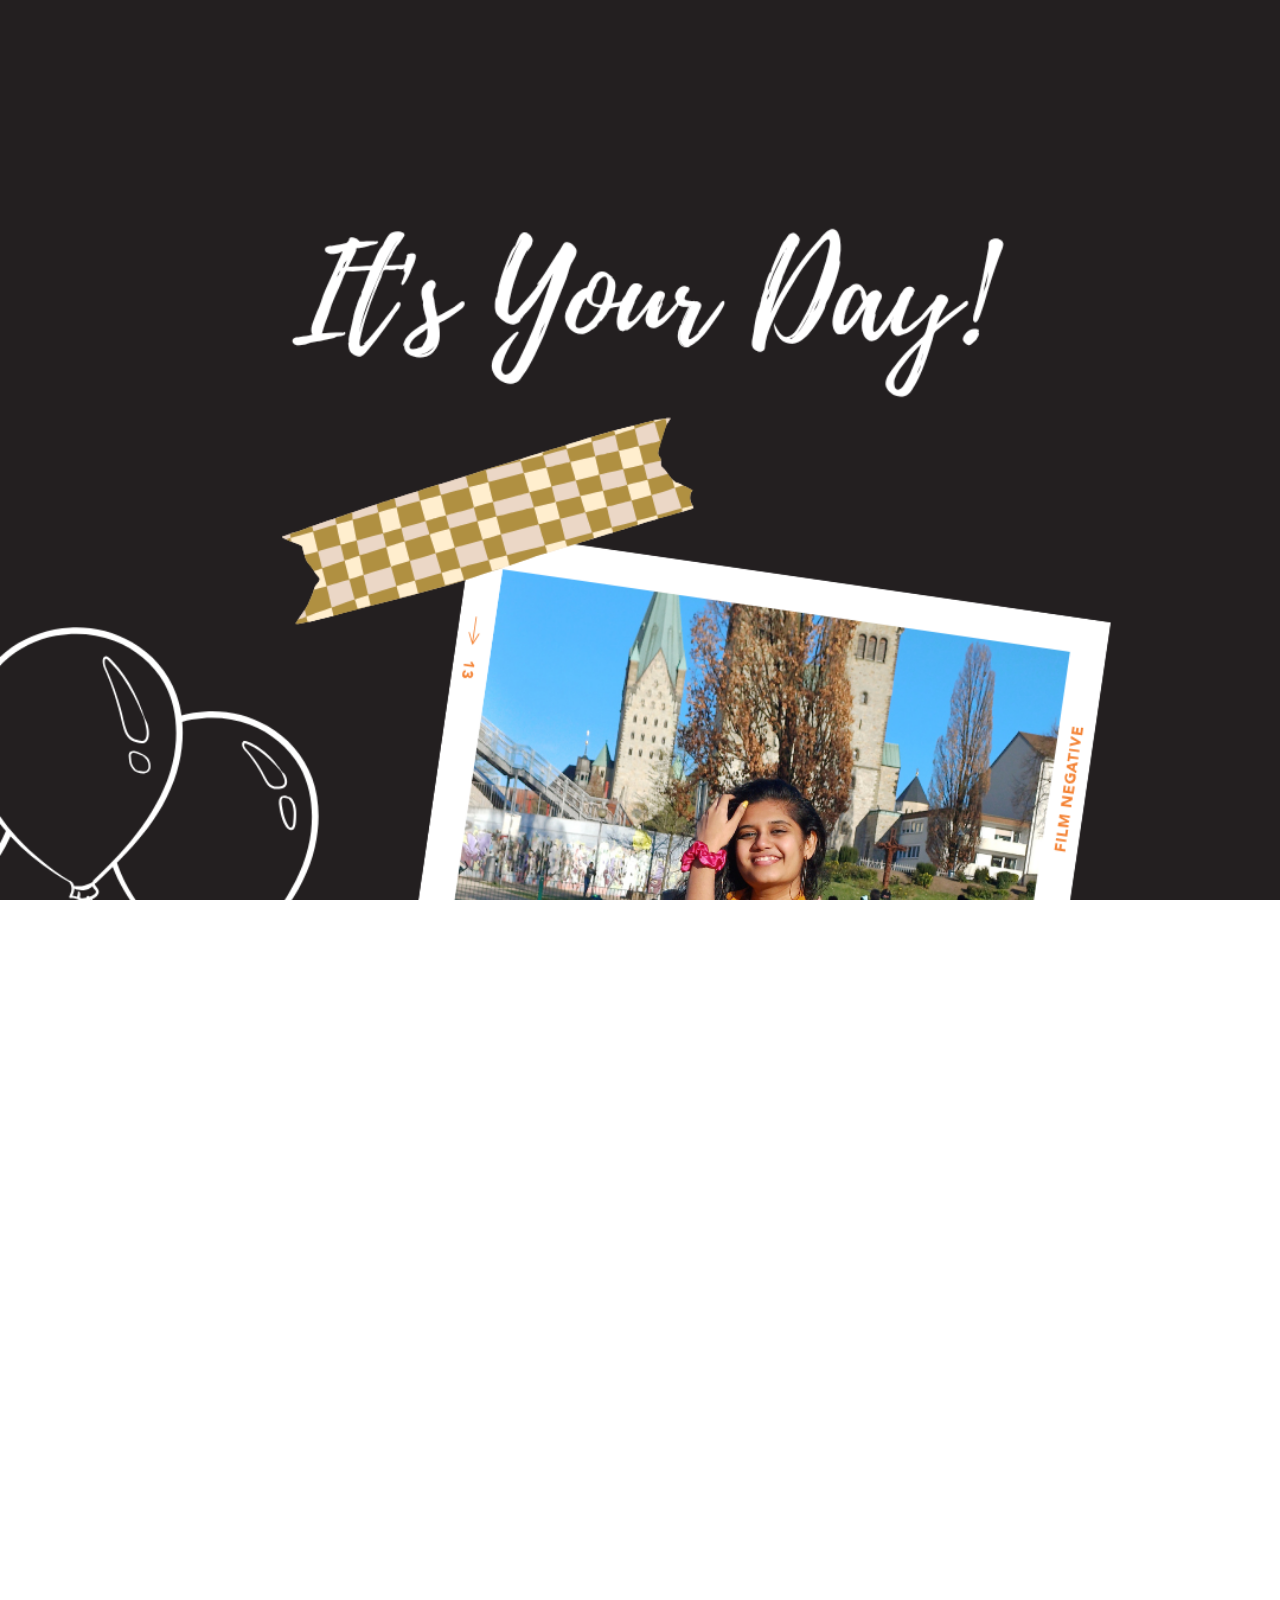
<file: index.html>
<!DOCTYPE html>
<html lang="en">
<head>
    <meta charset="UTF-8">
    <title>My Page</title>
    <style>
        html, body {
            margin: 0;
            padding: 0;
            width: 100%;
            height: 100%;
            overflow-y: auto;
            font-family: Arial, sans-serif;
        }

        .image-container {
            position: relative;      /* allows overlay */
            width: 100vw;
        }

        .image-container img {
            width: 100%;
            height: auto;
            display: block;
        }
 .overlay {
            position: absolute;
            bottom: 30px;            /* pushes overlay slightly up from bottom */
            left: 50%;
            transform: translateX(-50%);
            text-align: center;
            color: white;
            font-size: 26px;
            font-weight: bold;
            text-shadow: 2px 2px 8px black; /* readable on any background */
        }

        button {
            padding: 12px 25px;
            font-size: 18px;
            margin: 10px;
            border: none;
            border-radius: 8px;
            cursor: pointer;
        }

        .yes-btn {
            background-color: #4CAF50;
            color: white;
        }

        .no-btn {
            background-color: #f44336;
            color: white;
        }olor: white;
        }
    </style>
</head>
<body>
     <div class="image-container">
        <img src="index.png" alt="My Image">

        <div class="overlay">
            Are you excited for your Big Day? <br><br>
            <button class="yes-btn" onclick="location.href='pop_balloon.html'">Yes</button>
            <button class="no-btn" onclick="location.href='no.html'">No</button>
        </div>
    </div>
</body>
</html>
</file>
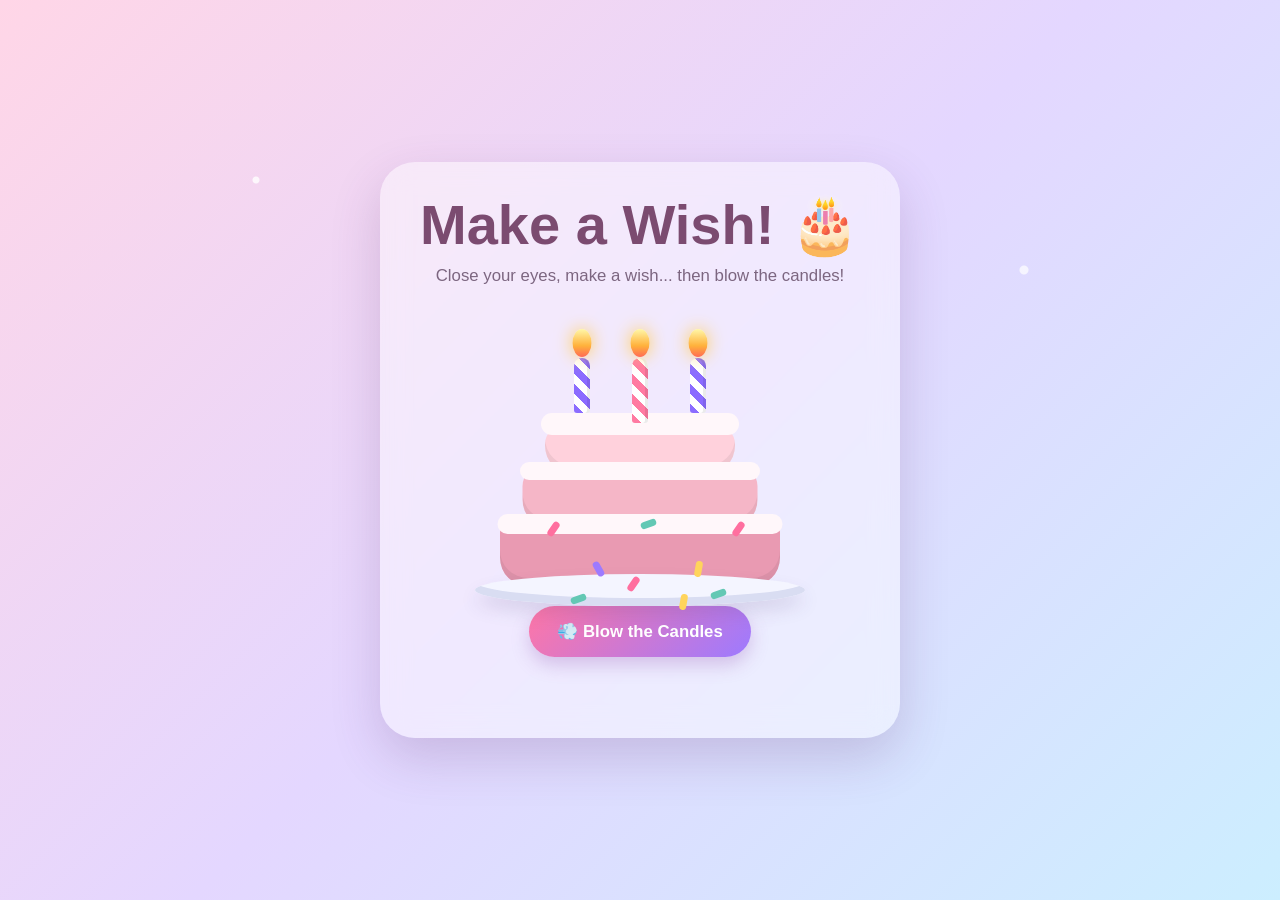
<file: cake.html>
<!DOCTYPE html>
<html lang="en">
<head>
<meta charset="UTF-8" />
<meta name="viewport" content="width=device-width, initial-scale=1.0" />
<title>Make a Wish! 🎂</title>
<style>
  * {
    box-sizing: border-box;
  }

  body {
    margin: 0;
    min-height: 100vh;
    overflow: hidden;
    display: grid;
    place-items: center;
    font-family: "Trebuchet MS", Arial, sans-serif;
    background:
      radial-gradient(circle at 20% 20%, rgba(255,255,255,.8) 0 3px, transparent 4px),
      radial-gradient(circle at 80% 30%, rgba(255,255,255,.7) 0 4px, transparent 5px),
      linear-gradient(135deg, #ffd6e7, #e4d7ff 50%, #cceeff);
  }

  .card {
    width: min(92vw, 520px);
    padding: 30px 25px 35px;
    text-align: center;
    border-radius: 35px;
    background: rgba(255, 255, 255, 0.45);
    backdrop-filter: blur(14px);
    box-shadow: 0 20px 50px rgba(96, 52, 110, 0.2);
  }

  h1 {
    margin: 0 0 8px;
    color: #7b4b70;
    font-size: clamp(2rem, 7vw, 3.5rem);
  }

  .subtitle {
    margin: 0 0 20px;
    color: #7c6680;
    font-size: 1.05rem;
  }

  /* CAKE */
  .cake-area {
    position: relative;
    height: 300px;
    display: flex;
    justify-content: center;
    align-items: end;
  }

  .cake {
    position: relative;
    width: 280px;
    height: 190px;
  }

  .plate {
    position: absolute;
    bottom: 0;
    left: 50%;
    width: 330px;
    height: 32px;
    transform: translateX(-50%);
    border-radius: 50%;
    background: #f4f5ff;
    box-shadow:
      inset 0 -8px 0 #d9ddf2,
      0 10px 18px rgba(80, 70, 120, 0.15);
  }

  .layer {
    position: absolute;
    left: 50%;
    transform: translateX(-50%);
    border-radius: 18px 18px 28px 28px;
    box-shadow: inset 0 -8px rgba(0,0,0,.06);
  }

  .bottom {
    bottom: 20px;
    width: 280px;
    height: 72px;
    background: #e99ab2;
  }

  .middle {
    bottom: 78px;
    width: 235px;
    height: 60px;
    background: #f5b6c7;
  }

  .top {
    bottom: 132px;
    width: 190px;
    height: 48px;
    background: #ffd1dc;
  }

  .icing {
    position: absolute;
    left: 50%;
    transform: translateX(-50%);
    border-radius: 50px;
    background: #fff7fa;
    z-index: 2;
  }

  .icing-top {
    bottom: 171px;
    width: 198px;
    height: 22px;
  }

  .icing-middle {
    bottom: 126px;
    width: 240px;
    height: 18px;
  }

  .icing-bottom {
    bottom: 72px;
    width: 285px;
    height: 20px;
  }

  .sprinkles {
    position: absolute;
    inset: 0;
    z-index: 3;
    pointer-events: none;
  }

  .sprinkle {
    position: absolute;
    width: 7px;
    height: 16px;
    border-radius: 10px;
    background: #ff6f9f;
    transform: rotate(35deg);
  }

  .sprinkle:nth-child(2n) { background: #9d7aff; transform: rotate(-30deg); }
  .sprinkle:nth-child(3n) { background: #63c8b4; transform: rotate(70deg); }
  .sprinkle:nth-child(4n) { background: #ffd45c; transform: rotate(10deg); }

  .sprinkle:nth-child(1) { left: 50px; top: 105px; }
  .sprinkle:nth-child(2) { left: 95px; top: 145px; }
  .sprinkle:nth-child(3) { left: 145px; top: 100px; }
  .sprinkle:nth-child(4) { left: 195px; top: 145px; }
  .sprinkle:nth-child(5) { left: 235px; top: 105px; }
  .sprinkle:nth-child(6) { left: 75px; top: 175px; }
  .sprinkle:nth-child(7) { left: 130px; top: 160px; }
  .sprinkle:nth-child(8) { left: 180px; top: 178px; }
  .sprinkle:nth-child(9) { left: 215px; top: 170px; }

  /* CANDLES */
  .candles {
    position: absolute;
    bottom: 183px;
    left: 50%;
    transform: translateX(-50%);
    display: flex;
    gap: 42px;
    z-index: 5;
  }

  .candle {
    position: relative;
    width: 16px;
    height: 55px;
    border-radius: 8px 8px 3px 3px;
    background: repeating-linear-gradient(
      45deg,
      #8b6cff 0 7px,
      #ffffff 7px 14px
    );
    box-shadow: inset -3px 0 rgba(0,0,0,.08);
  }

  .candle:nth-child(2) {
    background: repeating-linear-gradient(
      45deg,
      #ff7aa2 0 7px,
      #ffffff 7px 14px
    );
    height: 65px;
  }

  .flame {
    position: absolute;
    width: 19px;
    height: 28px;
    left: 50%;
    top: -29px;
    transform: translateX(-50%);
    border-radius: 50% 50% 50% 50%;
    background: linear-gradient(#fff7a8, #ffb13b 60%, #ff6b55);
    box-shadow: 0 0 18px #ffcf5c;
    animation: flicker .6s infinite alternate;
    transform-origin: bottom center;
  }

  @keyframes flicker {
    from { transform: translateX(-50%) rotate(-5deg) scale(1); }
    to   { transform: translateX(-50%) rotate(5deg) scale(1.08); }
  }

  .blown .flame {
    animation: blowOut .5s forwards;
  }

  @keyframes blowOut {
    to {
      opacity: 0;
      transform: translate(30px, -15px) scale(0);
    }
  }

  button {
    border: 0;
    padding: 15px 28px;
    border-radius: 999px;
    cursor: pointer;
    font-size: 1.05rem;
    font-weight: bold;
    color: white;
    background: linear-gradient(135deg, #ff76a6, #9d7aff);
    box-shadow: 0 8px 18px rgba(150, 90, 180, .3);
    transition: transform .2s, box-shadow .2s;
  }

  button:hover {
    transform: translateY(-3px) scale(1.03);
    box-shadow: 0 12px 25px rgba(150, 90, 180, .35);
  }

  .message {
    min-height: 30px;
    margin-top: 16px;
    color: #76556f;
    font-weight: bold;
    font-size: 1.1rem;
  }

  .confetti {
    position: fixed;
    width: 10px;
    height: 16px;
    top: -20px;
    animation: fall 3s linear forwards;
    pointer-events: none;
  }

  @keyframes fall {
    to {
      transform: translate(var(--x), 110vh) rotate(720deg);
      opacity: 0;
    }
  }
</style>
</head>

<body>
  <main class="card">
    <h1>Make a Wish! 🎂</h1>
    <p class="subtitle">Close your eyes, make a wish... then blow the candles!</p>

    <div class="cake-area">
      <div class="cake" id="cake">

        <div class="candles">
          <div class="candle"><div class="flame"></div></div>
          <div class="candle"><div class="flame"></div></div>
          <div class="candle"><div class="flame"></div></div>
        </div>

        <div class="icing icing-top"></div>
        <div class="icing icing-middle"></div>
        <div class="icing icing-bottom"></div>

        <div class="layer top"></div>
        <div class="layer middle"></div>
        <div class="layer bottom"></div>

        <div class="sprinkles">
          <span class="sprinkle"></span>
          <span class="sprinkle"></span>
          <span class="sprinkle"></span>
          <span class="sprinkle"></span>
          <span class="sprinkle"></span>
          <span class="sprinkle"></span>
          <span class="sprinkle"></span>
          <span class="sprinkle"></span>
          <span class="sprinkle"></span>
        </div>

        <div class="plate"></div>
      </div>
    </div>

    <button id="blowBtn">💨 Blow the Candles</button>
    <div class="message" id="message"></div>
  </main>

<script>
  const button = document.getElementById("blowBtn");
  const cake = document.getElementById("cake");
  const message = document.getElementById("message");

  button.addEventListener("click", () => {
    if (cake.classList.contains("blown")) return;

    cake.classList.add("blown");
    message.textContent = "✨ Yay! Your wish has been sent to the stars! ✨";
    button.textContent = "🎉 Wish Made!";
    button.style.cursor = "default";

    for (let i = 0; i < 100; i++) {
      const confetti = document.createElement("div");
      confetti.className = "confetti";

      confetti.style.left = Math.random() * 100 + "vw";
      confetti.style.background = [
        "#ff7aa2", "#9d7aff", "#63c8b4",
        "#ffd45c", "#ff8f5c"
      ][Math.floor(Math.random() * 5)];

      confetti.style.setProperty(
        "--x",
        (Math.random() * 300 - 150) + "px"
      );

      confetti.style.animationDuration =
        (2 + Math.random() * 2) + "s";

      document.body.appendChild(confetti);

      setTimeout(() => confetti.remove(), 4000);
    }
  });
</script>
</body>
</html>
</file>
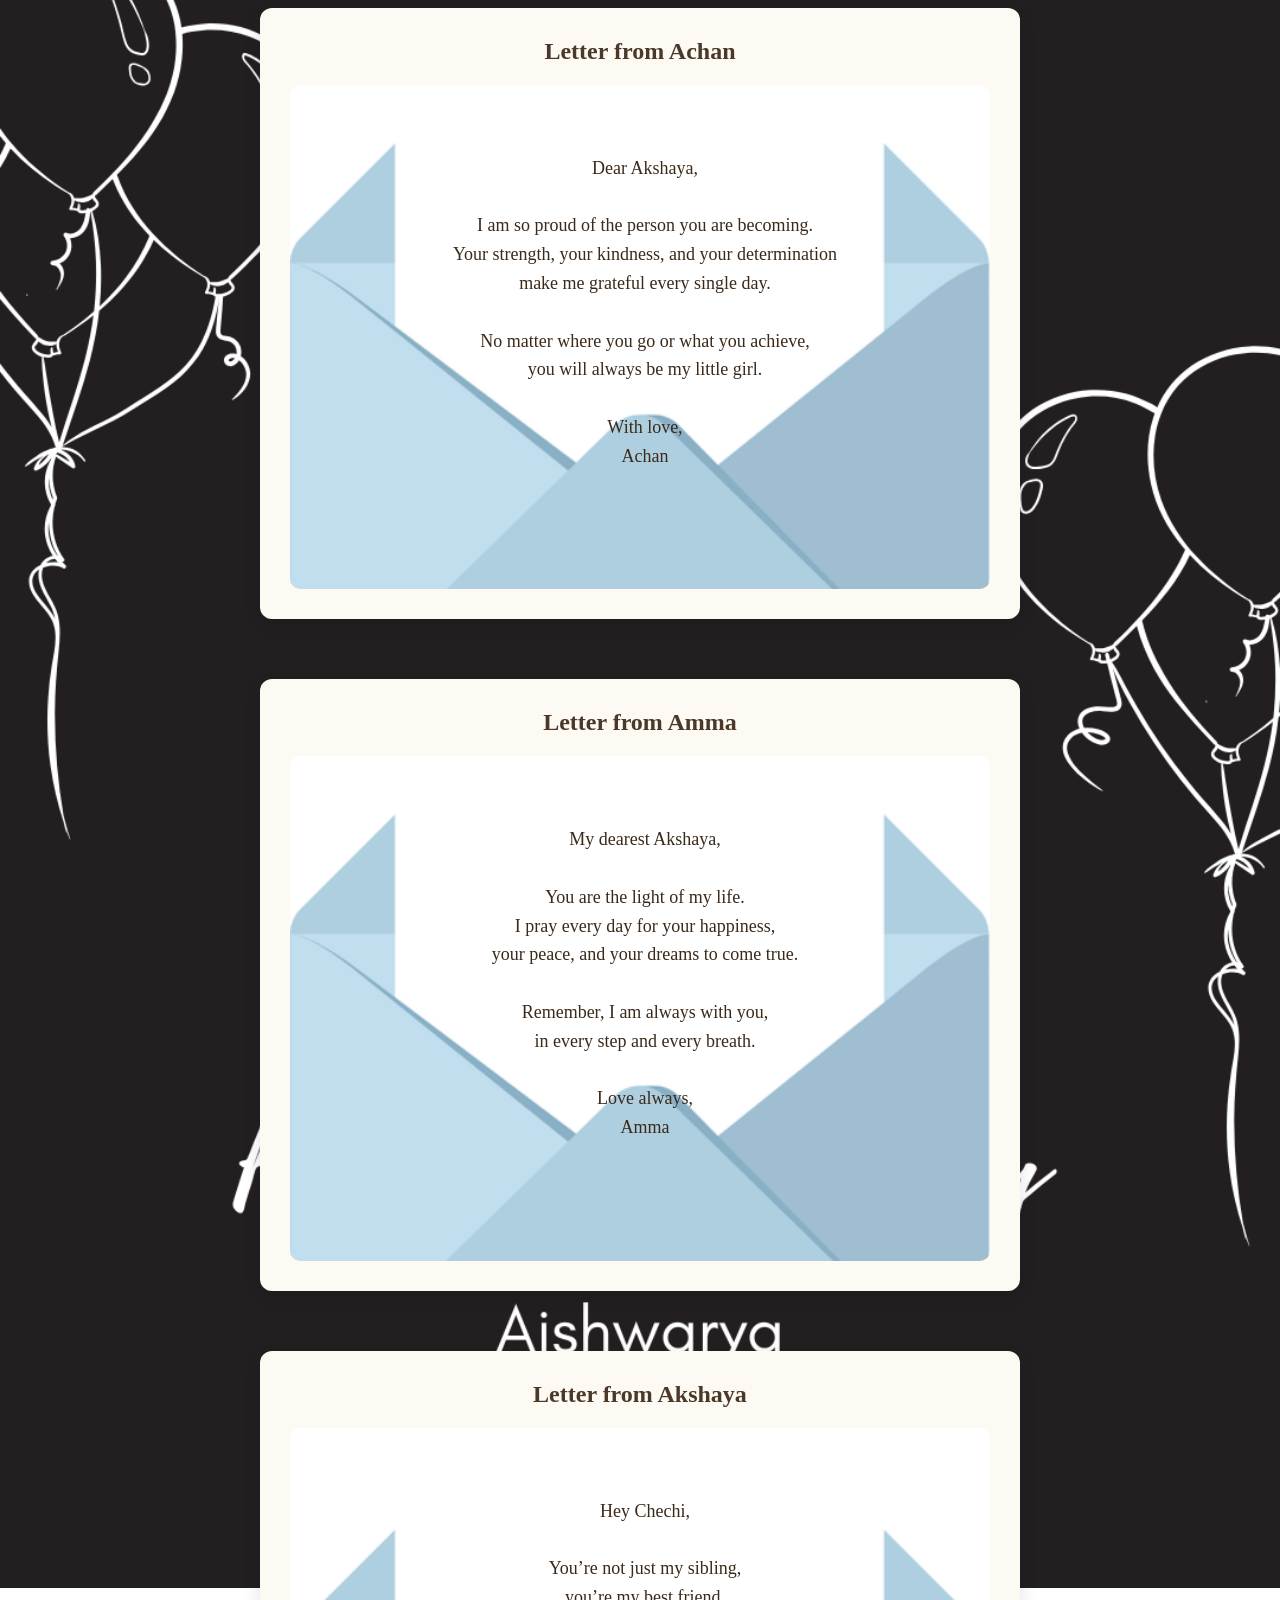
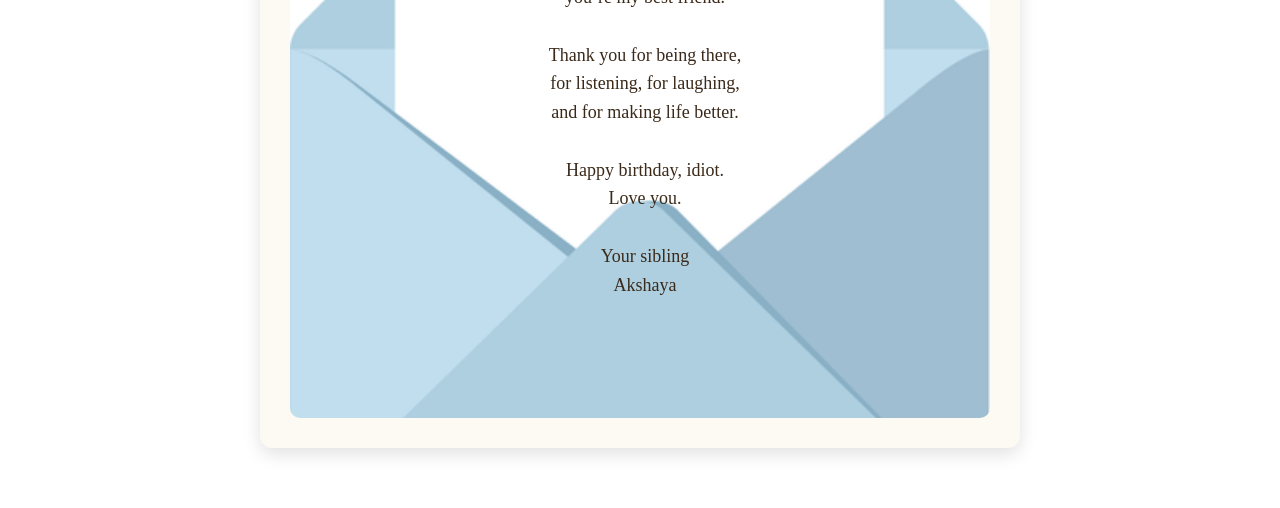
<file: letters.html>
<!DOCTYPE html>
<html lang="en">
<head>
  <meta charset="UTF-8" />
  <title>Letters</title>

  <style>
  body {
            background-image: url("2.png");
            background-size: cover;
            background-position: center;
            background-repeat: no-repeat;
            background-attachment: fixed;
            color: white;
            text-align: center;
            min-height: 100vh;
        }

    h1 {
      text-align: center;
      margin-bottom: 40px;
      font-size: 32px;
      color: #5a4633;
    }

    .letter-section {
      margin: 0 auto 60px auto;
      max-width: 700px;
      padding: 30px;
      background: #fdfaf3;
      border-radius: 12px;
      box-shadow: 0 6px 18px rgba(0,0,0,0.12);
    }

    .letter-title {
      font-size: 24px;
      font-weight: bold;
      color: #4a3828;
      margin-bottom: 20px;
      text-align: center;
    }

    .letter-card {
      position: relative;
      width: 100%;
      min-height: 420px;
      border-radius: 10px;
      overflow: hidden;
      padding: 40px;
      box-sizing: border-box;
      background-size: cover;
      background-position: center;
    }

    .letter-text {
      position: relative;
      z-index: 2;
      white-space: pre-wrap;
      font-size: 18px;
      line-height: 1.6;
      color: #3b2a1a;
      padding-left: 10px;
      padding-bottom: 50px;
    }
  </style>
</head>

<body>
  

  <!-- Dad -->
  <div class="letter-section">
    <div class="letter-title">Letter from Achan</div>
    <div class="letter-card" style="background-image: url('envelope.png');">
      <div class="letter-text">
Dear Akshaya,

I am so proud of the person you are becoming.
Your strength, your kindness, and your determination
make me grateful every single day.

No matter where you go or what you achieve,
you will always be my little girl.

With love,
Achan
      </div>
    </div>
  </div>

  <!-- Mom -->
  <div class="letter-section">
    <div class="letter-title">Letter from Amma</div>
    <div class="letter-card" style="background-image: url('envelope.png');">
      <div class="letter-text">
My dearest Akshaya,

You are the light of my life.
I pray every day for your happiness,
your peace, and your dreams to come true.

Remember, I am always with you,
in every step and every breath.

Love always,
Amma
      </div>
    </div>
  </div>

  <!-- Sibling -->
  <div class="letter-section">
    <div class="letter-title">Letter from Akshaya</div>
    <div class="letter-card" style="background-image: url('envelope.png');">
      <div class="letter-text">
Hey Chechi,

You’re not just my sibling,
you’re my best friend.

Thank you for being there,
for listening, for laughing,
and for making life better.

Happy birthday, idiot.
Love you.

Your sibling
Akshaya
      </div>
    </div>
  </div>

</body>
</html>
</file>
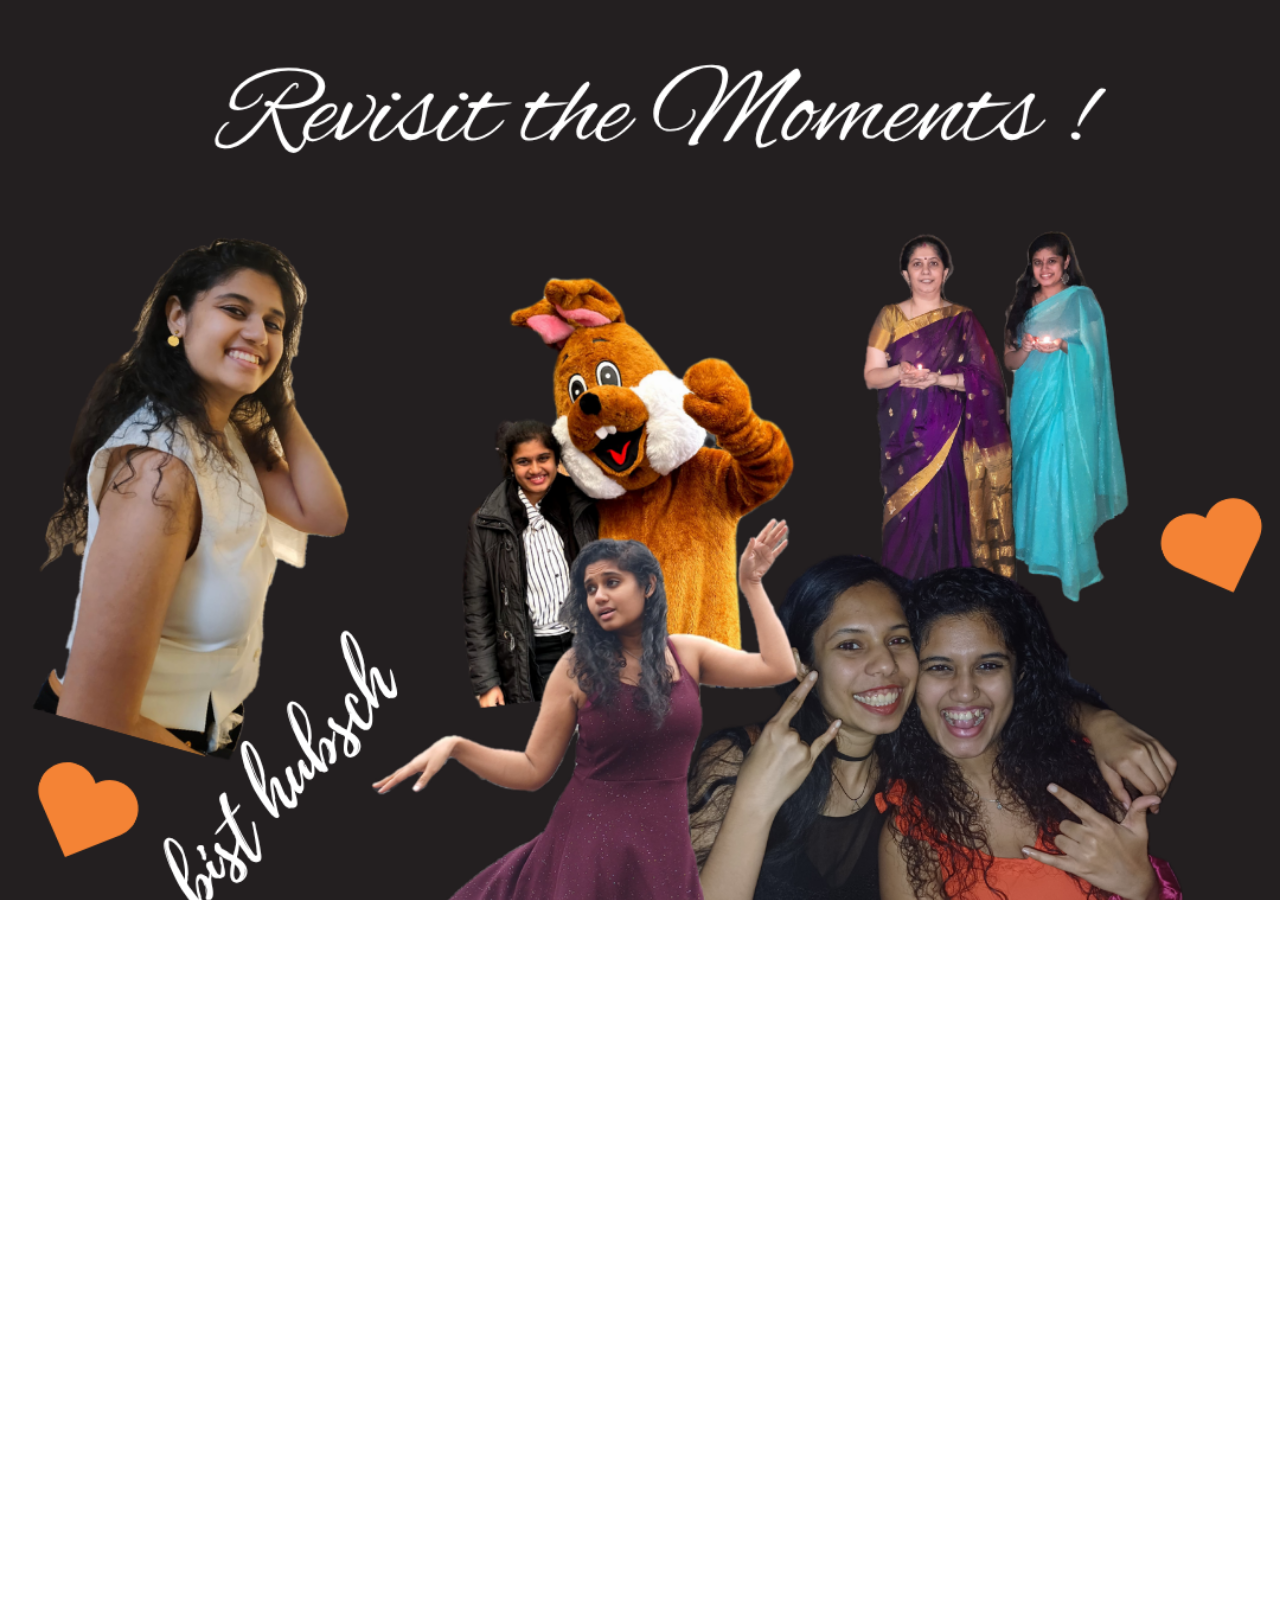
<file: Moments_of_you.html>
<!DOCTYPE html>
<html lang="en">
<head>
    <meta charset="UTF-8">
    <title>My Page</title>
    <style>
        html, body {
            margin: 0;
            padding: 0;
            width: 100%;
            height: 100%;
            overflow-y: auto;      /* allows scrolling */
        }

        img {
            width: 100vw;          /* fits screen width */
            height: auto;          /* keeps aspect ratio */
            display: block;        /* removes gaps */
        }
    </style>
</head>
<body>
    <img src="Moments_1.png" alt="My Image">
    <img src="Moments_2.png" alt="Image 2">
    <img src="Moments_3.png" alt="Image 3">
</body>
</html>
</file>
